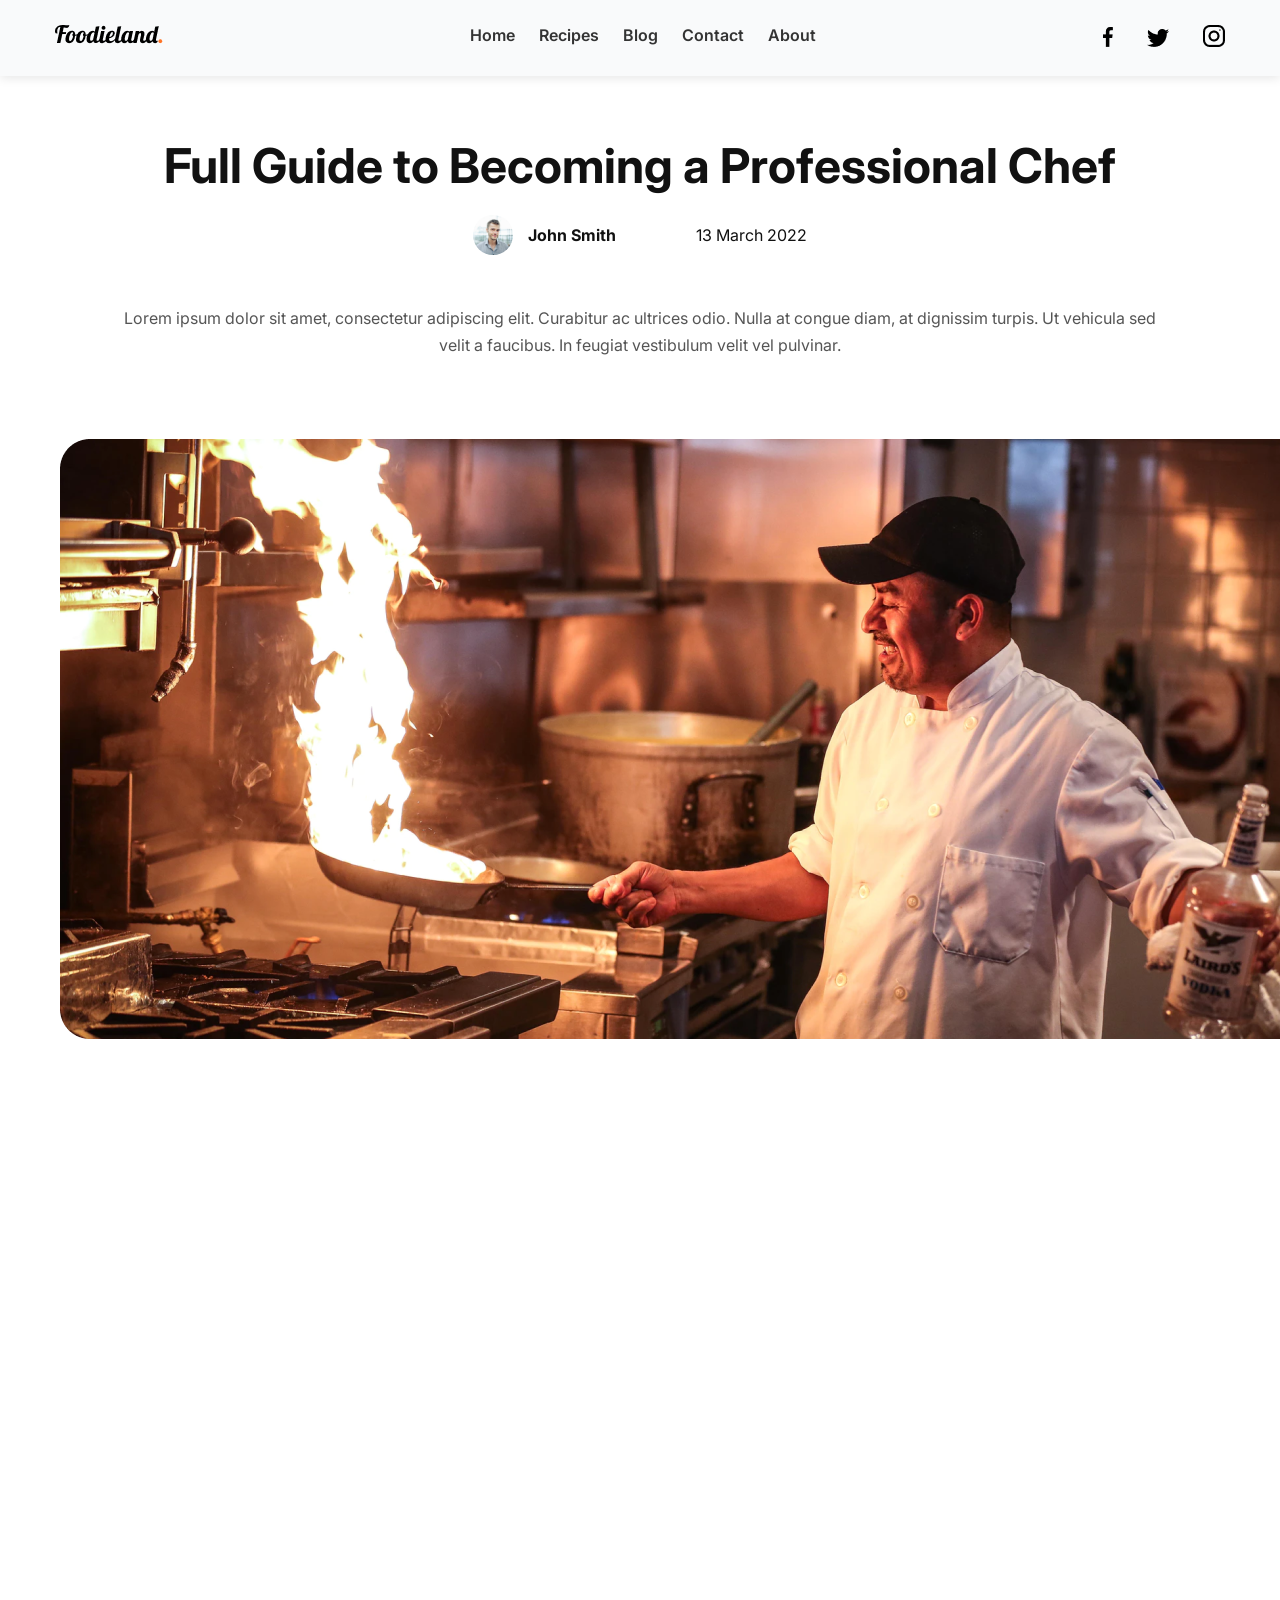
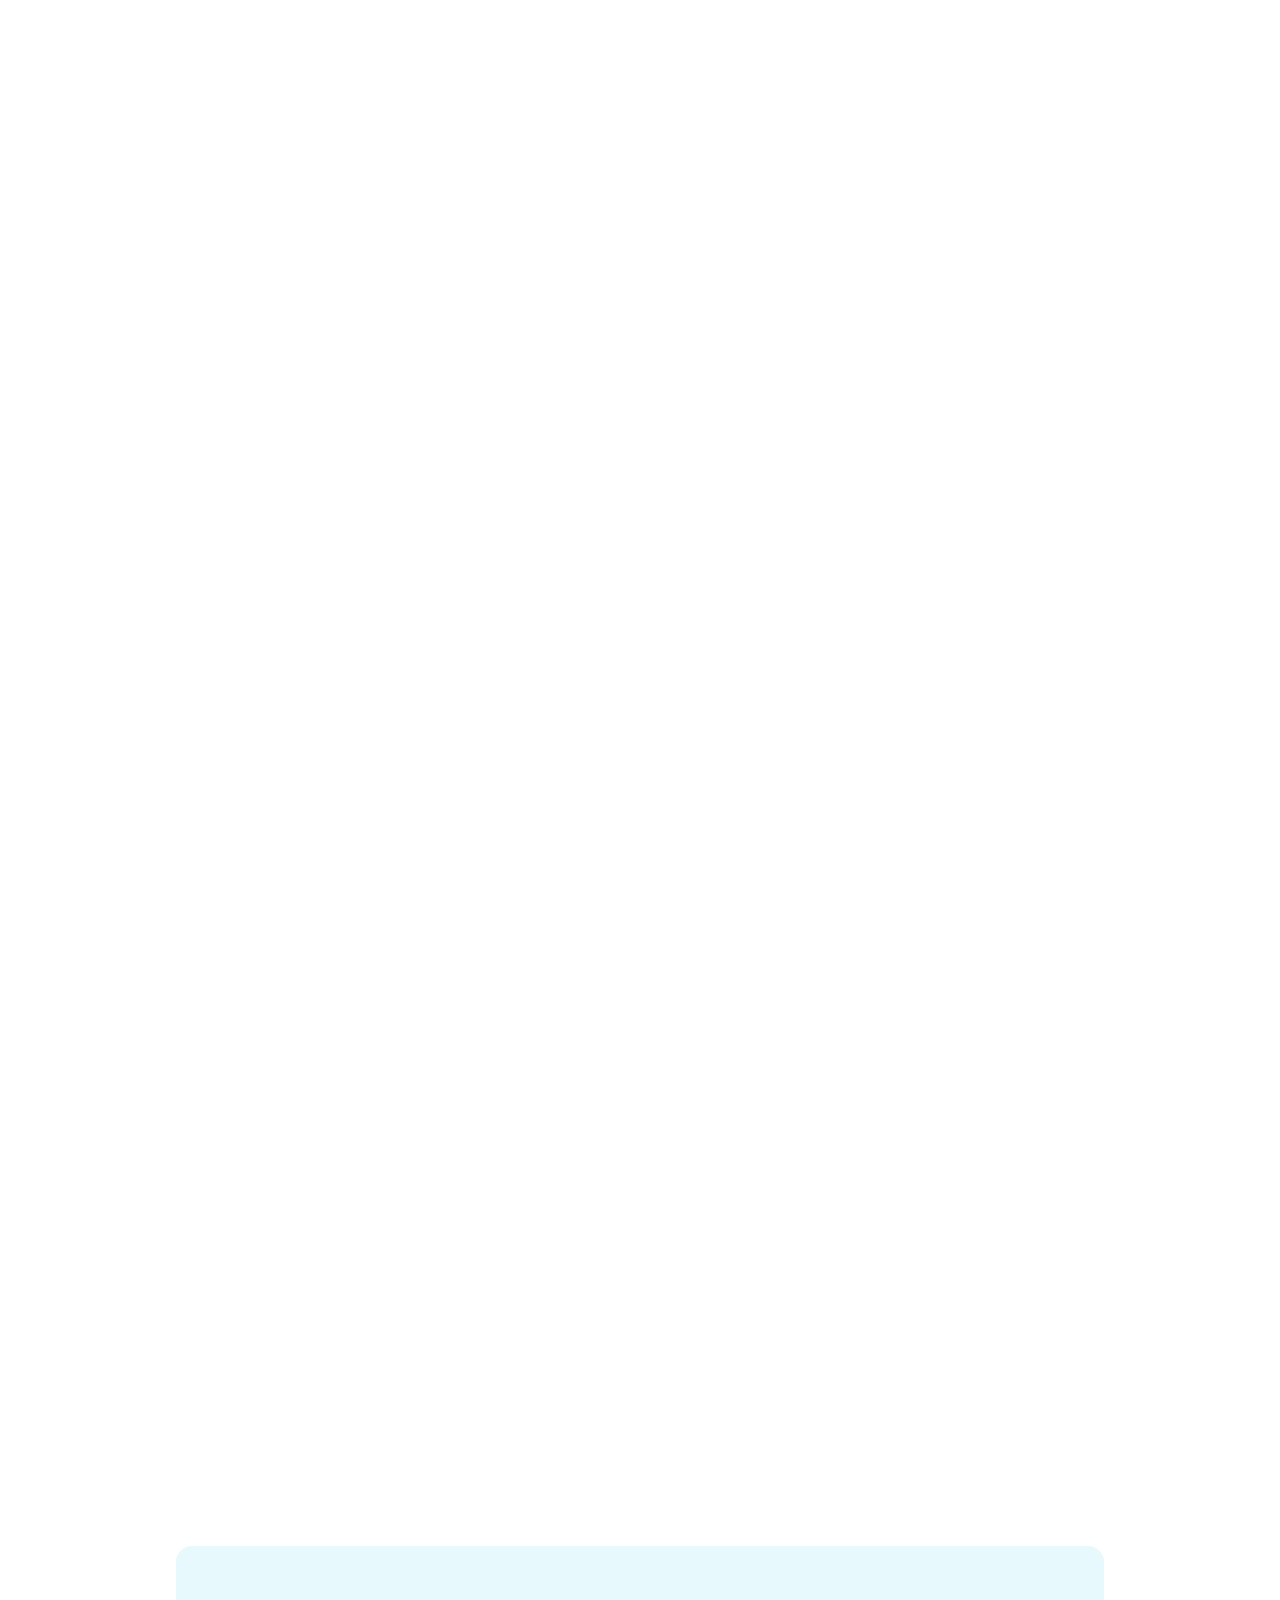
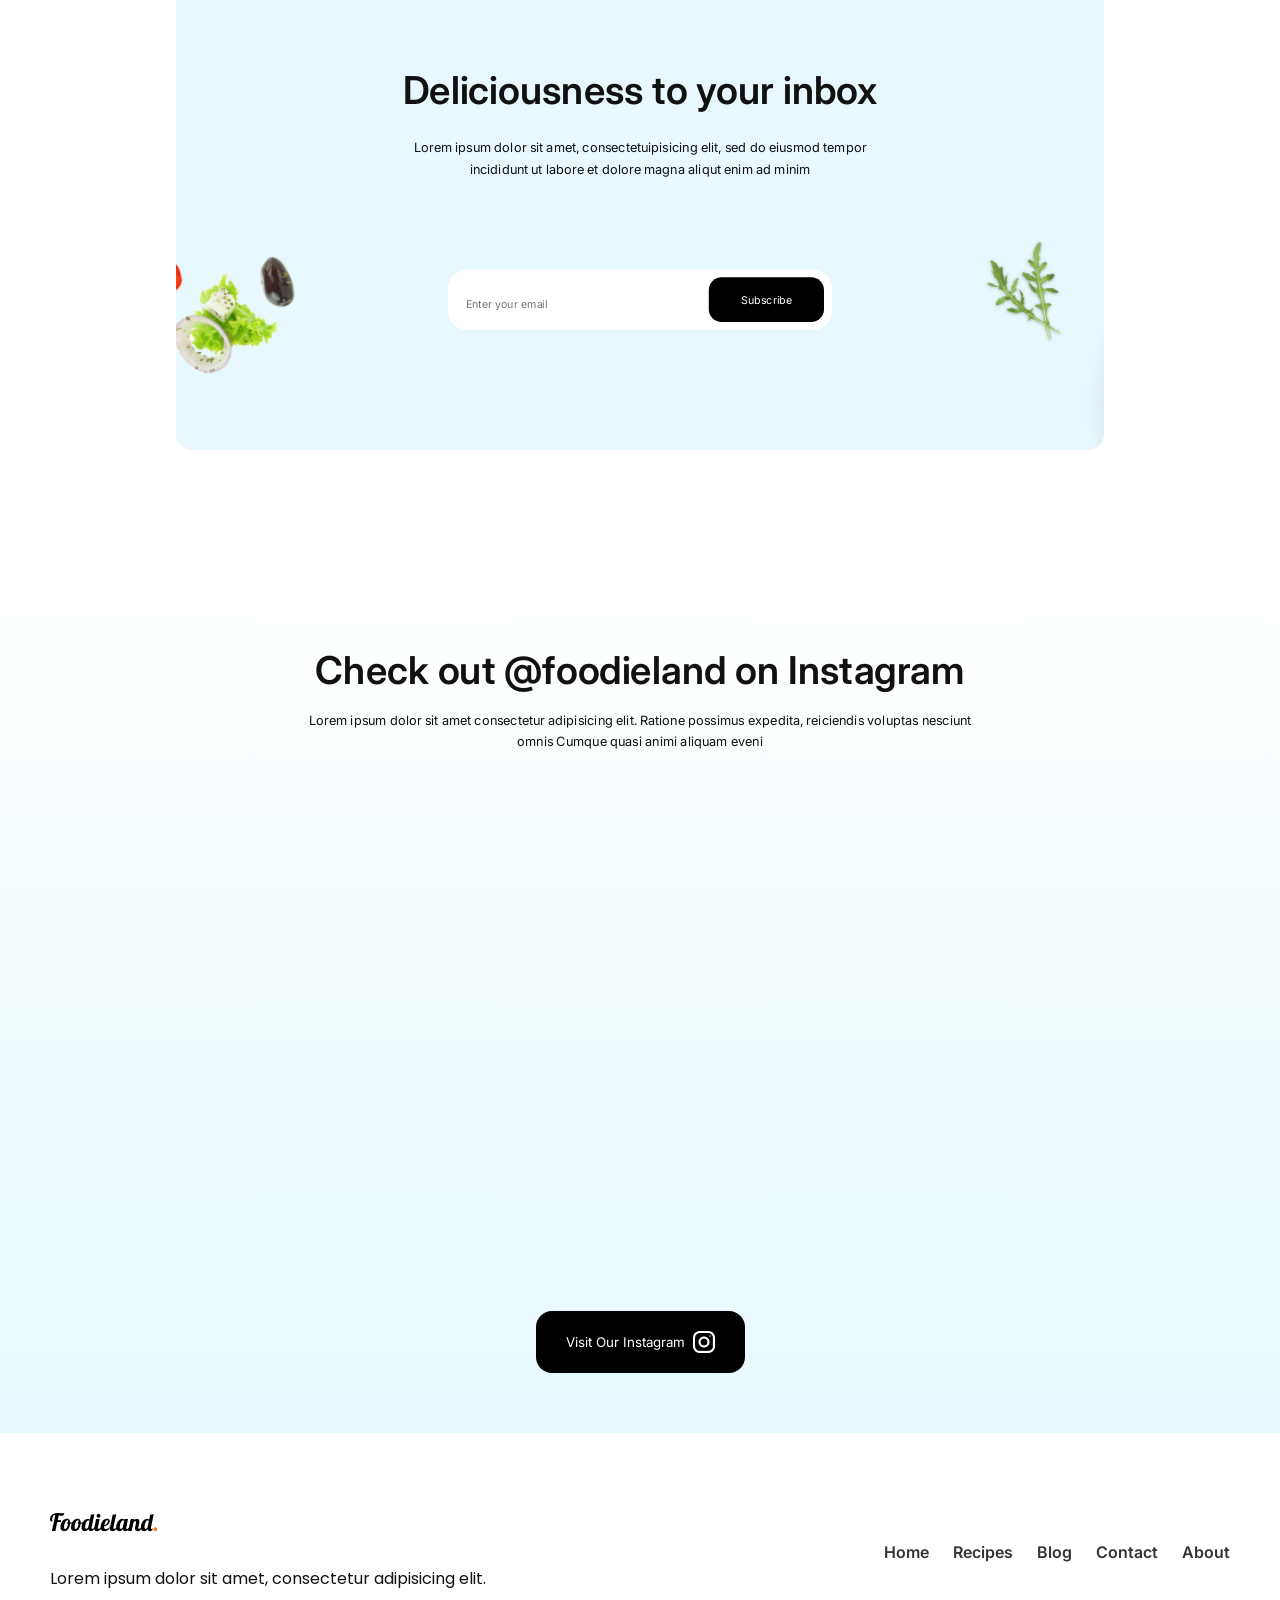
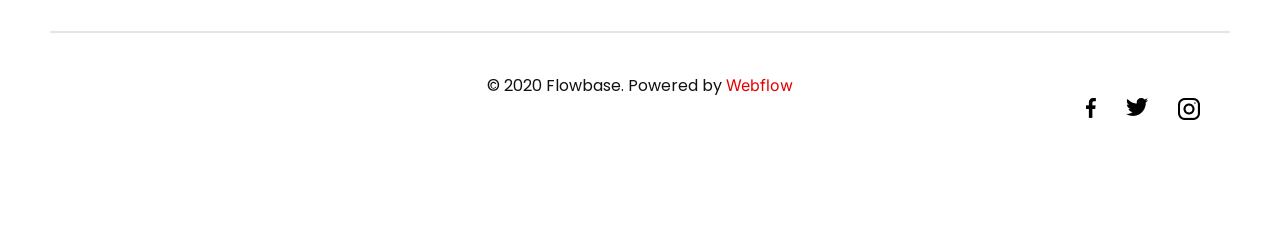
<file: blog-post.html>
<!DOCTYPE html>
<html lang="en">
    <head>
        <meta charset="UTF-8">
        <meta name="viewport" content="width=device-width, initial-scale=1.0">
        <title>Blog Post</title>
        <link rel="stylesheet" href="styles.css" />
        <link rel="preconnect" href="https://fonts.googleapis.com">
        <link rel="preconnect" href="https://fonts.gstatic.com" crossorigin>
        <link href="https://fonts.googleapis.com/css2?family=Inter:ital,opsz,wght@0,14..32,100..900;1,14..32,100..900&family=Nunito:ital,wght@0,200..1000;1,200..1000&family=Poppins:ital,wght@0,100;0,200;0,300;0,400;0,500;0,600;0,700;0,800;0,900;1,100;1,200;1,300;1,400;1,500;1,600;1,700;1,800;1,900&display=swap" rel="stylesheet">
    </head>
    <body>

    <!-- NAV -->
    <header class="navbar">
        <div class="logo" >
            <a href="index.html"><img src="images/nav-images/Foodieland.png" alt="logo" /></a>
        </div>
        <nav>
        <a href="index.html">Home</a>
        <a href="#recipes">Recipes</a>
        <a href="blog-post.html">Blog</a>
        <a href="contact-page.html">Contact</a>
        <a href="#about">About</a>
        </nav>
        <div class="social-links">
            <a href="#"><img src="images/nav-images/facebook.png" alt="facebook" /></a>
            <a href="#"><img src="images/nav-images/003-twitter.png" alt="twitter" /></a>
            <a href="#"><img src="images/nav-images/004-instagram.png" alt="instagram" /></a>
        </div>
    </header>

    <!-- BLOG HEADER -->
    <section class="blog-header">
        <h1>Full Guide to Becoming a Professional Chef</h1>

        <div class="author">
            <img src="images/hero-images/profile.png" />
            <div class="author-profile-text">
                <p>John Smith</p>
                <span>13 March 2022</span>
            </div>
        </div>

        <p class="intro">
        Lorem ipsum dolor sit amet, consectetur adipiscing elit. Curabitur ac ultrices odio. Nulla at congue diam, at dignissim turpis. Ut vehicula sed velit a faucibus. In feugiat vestibulum velit vel pulvinar.
        </p>

        <img class="blog-hero-img" src="images/blog-img2.png">
    </section>

    <!-- BLOG CONTENT -->
    <section class="blog-content">
        <div>
            <h3>How did you start out in the food industry?</h3>
            <p>Lorem ipsum dolor sit amet, consectetur adipiscing elit. Curabitur ac ultrices odio. Nulla at congue diam, at dignissim turpis. Ut vehicula sed velit a faucibus. In feugiat vestibulum velit vel pulvinar. Fusce id mollis ex. Praesent feugiat elementum ex ut suscipit.</p>

            <h3>What do you like most about your job?</h3>
            <p>Lorem ipsum dolor sit amet, consectetur adipiscing elit. Curabitur ac ultrices odio. Nulla at congue diam, at dignissim turpis. Ut vehicula sed velit a faucibus. In feugiat vestibulum velit vel pulvinar. Fusce id mollis ex. Praesent feugiat elementum ex ut suscipit.</p>

            <h3>Do you cook at home on your days off?</h3>
            <img class="content-img" src="images/blog-img.png">
            <p>Lorem ipsum dolor sit amet, consectetur adipiscing elit. Curabitur ac ultrices odio. Nulla at congue diam, at dignissim turpis. Ut vehicula sed velit a faucibus. In feugiat vestibulum velit vel pulvinar. Fusce id mollis ex. Praesent feugiat elementum ex ut suscipit.</p>

            <h3>What would your advice be to young people looking to get their foot in the door?</h3>
            <p>Lorem ipsum dolor sit amet, consectetur adipiscing elit. Curabitur ac ultrices odio. Nulla at congue diam, at dignissim turpis. Ut vehicula sed velit a faucibus. In feugiat vestibulum velit vel pulvinar. Fusce id mollis ex. Praesent feugiat elementum ex ut suscipit.</p>

            <!-- QUOTE -->
            <blockquote>
                “Lorem ipsum dolor sit amet, consectetur adipiscing elit. Curabitur ac ultrices odio.”
            </blockquote>

            <h3>What is the biggest misconception that people have about being a professional chef?</h3>
            <p>Lorem ipsum dolor sit amet, consectetur adipiscing elit. Curabitur ac ultrices odio. Nulla at congue diam, at dignissim turpis. Ut vehicula sed velit a faucibus. In feugiat vestibulum velit vel pulvinar. Fusce id mollis ex. Praesent feugiat elementum ex ut suscipit.</p>
        </div>

        <div class="blog-social-icons">
            <p class="share">SHARE ON THIS:</p>
            <img src="images/nav-images/facebook.png">
            <img src="images/nav-images/003-twitter.png">
            <img src="images/nav-images/004-instagram.png">
        </div>

    </section>

    <!-- NEWSLETTER -->
    <section class="newsletter">
        <div class="news-header">
            <h3>Deliciousness to your inbox</h3>
            <p>Lorem ipsum dolor sit amet, consectetuipisicing elit, sed do eiusmod tempor incididunt ut labore et dolore magna aliqut enim ad minim</p>
        </div>
        <div class="subscribe">
            <input type="email" placeholder="Enter your email">
            <button>Subscribe</button>
        </div>
    </section>

    <!-- INSTAGRAM SECTION -->
    <section id="about" class="instagram">
        <div class="insta-header">
            <h3>Check out @foodieland on Instagram</h3>
            <p>Lorem ipsum dolor sit amet consectetur adipisicing elit. Ratione possimus expedita, reiciendis voluptas nesciunt omnis Cumque quasi animi aliquam eveni</p>
        </div>  

        <div class="insta-grid">
            <img src="images/insta-post/Post-1.png">

            <img src="images/insta-post/Post-2.png">

            <img src="images/insta-post/Post-3.png">

            <img src="images/insta-post/Post-4.png">
        </div>

        <button class="dark-btn">
            Visit Our Instagram
            <img src="images/insta-post/insta-icon.png" />
        </button>
    </section>

    <!-- FOOTER -->
    <footer class="footer">
        <div class="footer-up">
            <div class="footer-logo" >
            <a href="index.html"><img src="images/nav-images/Foodieland.png" alt="logo" /></a>
            <p>Lorem ipsum dolor sit amet, consectetur adipisicing elit.</p>
            </div>
            <nav>
                <a href="index.html">Home</a>
                <a href="#about">Recipes</a>
                <a href="blog-post.html">Blog</a>
                <a href="contact-page.html">Contact</a>
                <a href="#about">About</a>
            </nav>
        </div>
        
        <hr>

        <p>© 2020 Flowbase. Powered by <span>Webflow</span></p>
        <div class="footer-social-links">
            <a href="#"><img src="images/nav-images/facebook.png" alt="facebook" /></a>
            <a href="#"><img src="images/nav-images/003-twitter.png" alt="twitter" /></a>
            <a href="#"><img src="images/nav-images/004-instagram.png" alt="instagram" /></a>
        </div>
    </footer>

    </body>
</html>
</file>
<file: styles.css>
* {
    margin: 0;
    padding: 0;
    box-sizing: border-box;
    font-family: 'inter', sans-serif;
}

body {
    background: white;
    color: #111;
}

/* NAVBAR */
.navbar {
    display: flex;
    justify-content: space-between;
    padding: 20px 60px;
    background: #f9fafb;
    padding: 25px;
    box-shadow: 0 2px 10px rgba(0,0,0,0.1);
    position: sticky;
    z-index: 100;
    top: 0;
    left: 0;
}

.logo {
    margin-left:30px
}

.navbar nav a {
    margin-left: 20px;
    text-decoration: none;
    color: #333;
    font-weight: 600;
    transition: all 0.3s ease;
}

.social-links a {
    margin-right: 30px;
}

.navbar nav a:hover {
    color: #0061fe;
} 


/* HERO */
.hero {
    position: relative;
    height: 80vh;
    display: flex;
    align-items: center;
    justify-content: space-between;
    padding: 0 0 0 60px;
    background: #e7fafe;
    border-radius: 50px;
    margin: 50px 50px;
    gap: 40px;
    opacity: 0;
    transform: translateY(100px);
    animation: fadeSlide 0.8s ease forwards;
}

@keyframes fadeSlide {
    to {
        opacity: 1;
        transform: translateY(0);
    }
}

.hero-image .hero-img {
    position: relative;
    width: 50vw;
    height: 80vh;
    border-radius: 20px;
}

.badge {
    position: absolute;
    left: auto;
    right: 20px;
    top: 20px;
}


.hero-text  h1{
    font-size: clamp(2rem, 5vw, 4rem);
    margin: 15px 0;
    transform: scale(0.6);
    animation: zoomIn 1.5s ease forwards;
}

@keyframes zoomIn {
    to {
        opacity: 1;
        transform: scale(1);
    }
}



.hero-text p {
    line-height: 1.7;
}

.hot-recipe {
    background: #fff;
    padding: 8px 10px;
    border-radius: 20px;
    width: 150px;
    display: flex;
    justify-content: center;
    align-items: center;
    gap: 5px;
}

.hot-recipe img {
    width: 20px;
    height: 20px;
}

.hot-recipe span {
    color: #333;
    font-size: 14px;
    font-weight: 600; 
}

.hero-icon div {
    background-color: rgba(0, 0, 0, 0.05);
    display: flex;
    justify-content: center;
    align-items: center;
    gap: 5px;
    padding: 8px 10px;
    border-radius: 30px;
}

.hero-icon {
    margin: 30px 0;
    display: flex;
    gap: 20px;
}

.profile-btn {
    display: flex;
    justify-content: space-between;
    align-items: center;
}



.profile {
    display: flex;
    align-items: center;
    gap: 8px;
}

.profile-text p {
    font-weight: 600;
}

.profile img {
    width: 50px;
    border-radius: 50%;
    z-index: 10;
}

.hero button {
    margin-top: 20px;
    padding: 20px 30px;
    border: none;
    background: black;
    color: white;
    border-radius: 16px;
    cursor: pointer;
    display: flex;
    justify-content: center;
    align-items: center;
    gap: 8px;
    transition: all 0.3s ease;
}

button:hover {
    opacity: 0.6;
    transform: scale(1.03);
}



/* CATEGORIES */
.categories {
    padding: 40px 60px;
    margin: 80px 0;
}

.cat-head {
    display: flex;
    align-items: center;
    justify-content: space-between;
    opacity: 0;
    transform: translateX(-300px);
    animation: slideLeft 1.5s ease forwards;
    animation-timeline: view();
    animation-range: entry 0% cover 40%; 
}

@keyframes slideLeft {
    to {
        opacity: 1;
        transform: translateX(0);
    }
}


.cat-head h3 {
    font-size: 3rem;
    font-weigth: 600;
}

.cat-head button {
    padding: 20px 20px;
    border-radius: 16px;
    background-color: #e7fafe;
    font-size: 1rem;
    font-weight: 600;
    border: none;
    transition: all 0.3s ease;
}

.category-list {
    display: flex;
    gap: 35px;
    margin-top: 80px;
    justify-content: center;
    transform: scale(0.8);
    animation: zoomIn 1.5s ease forwards;
    animation-timeline: view();
    animation-range: entry 0% cover 40%; 
}

.cat {
    display: flex;
    flex-direction: column;
    align-items: center;
    text-align: center;
    padding: 10px 30px;
    border-radius: 30px;
    box-shadow: 0 2px 6px rgba(0,0,0,0.08);
    transition: all 0.3s ease;
}

.cat:hover {
    transform: translateY(-8px);
    box-shadow: 0 5px 16px rgba(0,0,0,0.08);
    opacity: 0.6;
}

.cat img {
    width: 100px;
}

.cat.breakfast {
    background: linear-gradient(to bottom, #ffffff 30%, #708266 100% );
}

.cat.vegan {
    background: linear-gradient(to bottom, #ffffff 30%, #6cc63f 100% );
}

.cat.meat {
    background: linear-gradient(to bottom, #ffffff 30%, #cc2618 100% );
}

.cat.dessert {
    background: linear-gradient(to bottom, #ffffff 30%, #f09e00 100% );
}

.cat.lunch {
    background: linear-gradient(to bottom, #ffffff 30%, #000000 100% );
    color: #fff;
}

.cat.chocolate {
    background: linear-gradient(to bottom, #ffffff 30%, #000000 100% );
    color: #fff;
}

.cat-text {
    margin: 35px 0 30px 0;
    font-size: 18px;
    font-weight: 600;
}

/* RECIPES */
.recipes {
    padding: 40px 60px;
}

.recipe-heading {
    text-align: center;
    margin-bottom: 30px;
    transform: scale(0.6);
    animation: zoomIn 1.5s ease forwards;
    animation-timeline: view();
    animation-range: entry 0% cover 40%; 
}

@keyframes slideRight {
    to {
        opacity: 1;
        transform: translateX(0);
    }
}


.recipe-heading h3 {
    font-size: 3rem;
    font-weight: 600;
    margin-bottom: 40px;
}

.recipe-heading p { 
    font-size: 1rem;
    font-weight: 400;
    width: 706px;
    margin: 0 auto;
    line-height: 1.7;
}

.grid {
    display: grid;
    grid-template-columns: repeat(3, 1fr);
    gap: 30px;
    margin-top: 20px;
    padding: 80px;
    align-items: center;
    place-items: center; 
    opacity: 0;
    transform: translateY(200px) scale(1);
    animation: fadeSlide 0.8s ease forwards;
    animation-timeline: view();
    animation-range: entry 0% cover 40%; 
}

.card {
    position: relative;
    background: linear-gradient(to bottom, #ffffff 0%, #e7f9fd 100% );
    border-radius: 30px;
    overflow: hidden;
    width: 400px;
    height: 434px;
    box-shadow: 0 10px 30px rgba(0,0,0,0.08);
    transition: all 0.3s ease;
}

.card:hover {
    transform: translateY(0) scale(1.05);
    box-shadow: 0 15px 40px rgba(0,0,0,0.1);
}

.card.ads {
    background: none;
    border-radius: 0px;
}

.card.ads img {
    height: 100%;
}

.heart-container {
    display: flex;
    position: absolute;
    top: 25px;
    right: 20px;
    padding: 8px;
    background-color: #fff;
    border-radius: 50%;
    align-items: center;
    justify-content: center;
    box-shadow: 0 4px 10px rgba(0,0,0,0.18);
    width: 40px;
    transition: all 0.2s ease;
}

.heart-container:hover {
    transform: scale(1.15)
}

.heart-container img {
    width: 40px;
}

.card-img {
    width: 100%;
    height: 250px;
    object-fit: cover;
}

.card h4 {
    margin: 20px 20px;
    font-size: 1.5rem;
    font-weight: 600;
}

.card-icon, .small-card-icon {
    margin: 20px 20px;
    display: flex;
    gap: 20px;

}

.card-icon div, .small-card-icon div {
    display: flex;
    justify-content: center;
    align-items: center;
    gap: 5px;
    border-radius: 30px;
    font-size: 14px
}

/* CHEF */
.chef {
    display: flex;
    align-items: center;
    justify-content: space-between;
    padding: 90px;
    background: white;
    height: 80vh;
    margin-bottom: 50px;
    transform: scale(0.6);
    animation: zoomIn 1.5s ease forwards;
    animation-timeline: view();
    animation-range: entry 0% cover 40%; 
}

.chef img {
    width: 50%;
    border-radius: 20px;
}

.chef-text {
    margin-right: 50px;
}

.chef-text h2 {
    font-size: 3rem;
    font-weight: 600;
    margin-bottom: 30px;
}

.chef-text p {
    line-height: 1.7;
}

.chef button {
    margin-top: 60px;
    padding: 20px 30px;
    border: none;
    background: black;
    color: white;
    border-radius: 16px;
    cursor: pointer;
    transition: all 0.3s ease;
}

/* INSTAGRAM */
.instagram {
    padding: 60px;
    background: linear-gradient(to bottom, #ffffff 0%, #e7f9fd 100% );
    text-align: center;
}

.insta-header {
    text-align: center;
    transform: scale(0.8);
    animation: zoomIn 1.5s ease forwards;
    animation-timeline: view();
    animation-range: entry 0% cover 40%; 
} 

.insta-header h3 {
    font-size: 3rem;
    font-weight: 600;
    margin-bottom: 20px;
}

.insta-header p {
    max-width: 840px;
    margin: 0 auto;
    line-height: 1.7;
}

.insta-grid {
    display: flex;
    align-items: center;
    justify-content: center;
    gap: 30px;
    margin: 50px 0;
}

.insta-grid img {
    width: 290px;
    height: 445.44px;
    box-shadow: 0 10px 30px rgba(0,0,0,0.08);
    transition: all 0.3s ease;
    opacity: 0;
    transform: translateX(-300px);
    animation: slideLeft 1.5s ease forwards;
    animation-timeline: view();
    animation-range: entry 0% cover 40%; 
}

.insta-grid img:hover {
    transform: scale(1.05);
}

.dark-btn {
    margin: 0 auto;
    padding: 20px 30px;
    border: none;
    background: black;
    color: white;
    border-radius: 16px;
    cursor: pointer;
    display: flex;
    justify-content: center;
    align-items: center;
    gap: 8px; 
}




/* MORE RECIPES */
.more-recipes {
    padding: 90px;
    margin: 40px auto;
}

.more-recipe-header {
    display: flex;
    gap: 50px;
    justify-content: space-between;
    align-items: center;
    opacity: 0;
    transform: translateX(-300px);
    animation: slideLeft 1.5s ease forwards;
    animation-timeline: view();
    animation-range: entry 0% cover 40%; 
}

.more-recipe-header h3 {
    font-size: 3rem;
    font-weight: 600;
}

.more-recipe-header p{
    line-height: 1.7;
}


.small-grid {
    grid-template-columns: repeat(4, 1fr);
    align-items: center;
    place-items: center;
    opacity: 0;
    transform: translateY(200px);
    animation: fadeSlide 0.8s ease forwards;
    animation-timeline: view();
    animation-range: entry 0% cover 40%; 
}

.card-small {
    position: relative;
    max-width: 290px;
    height: 316px;
    background-color: #fff;
    border-radius: 30px;
    overflow: hidden;
    box-shadow: 0 10px 30px rgba(0,0,0,0.08);
    transition: all 0.3s ease;
}

.card-small:hover {
    transform: translateY(0) scale(1.05);
    box-shadow: 0 15px 40px rgba(0,0,0,0.1);
}


.small-img {
    width: 100%;
    height: 200px;
    border-radius: 30px;
    object-fit: cover;
}

.card-small h4 {
    margin: 10px 10px 10px 10px;
    font-size: 1.125rem;
    font-weight: 600;
}

.small-card-icon {
    margin-left: 0;
    margin: 20px 10px 10px 10px
}




/* NEWSLETTER */
.newsletter {
    height: 70vh ;
    margin: 60px;
    padding: 40px;
    background-image: url("images/contact-bg.png");
    background-size: cover;
    background-position: center;
    background-repeat: no-repeat;
    border-radius: 20px;
    text-align: center;
    display: flex;
    flex-direction: column;
    justify-content: space-evenly;
    transform: scale(0.8);
    animation: zoomIn 1.5s ease forwards;
    animation-timeline: view();
    animation-range: entry 0% cover 40%; 
}


.newsletter h3 {
    font-size: 3rem;
    font-weight: 600;
    margin-bottom: 30px;
}

.newsletter p {
    max-width: 620px;
    margin: 0 auto;
    line-height: 1.7;
}

.subscribe {
    margin-top: 20px;
    display: flex;
    justify-content: center;
    background-color: white;
    padding: 10px;
    max-width: 480px;
    max-height: 80px;
    border-radius: 24px;
    margin: 0 auto;
}   

.subscribe input {
    padding: 12px;
    border: none;
    width: 480px;
    max-height: 60px;
}

.subscribe button {
    padding: 20px 40px;
    border: none;
    background: black;
    color: white;
    border-radius: 16px;
    transition: all 0.3s ease;
}

/* FOOTER */
.footer {
    padding: 0 50px;
    background: white;
    margin-top: 80px;
    height: 35vh;
}

.footer-up {
    display: flex;
    justify-content: space-between;
    align-items: center;
}

.footer-up p {
    margin-top: 30px;
}

.footer nav a {
    margin-left: 20px;
    text-decoration: none;
    color: #333;
    font-weight: 600;
    transition: all 0.3s ease;
}

.footer-social-links {
    display: flex;
    align-items: right;
    justify-content: flex-end;
}

.footer-social-links a {
    margin-right: 30px;
}

.footer nav a:hover {
    color: #0061fe;
}

.footer p {
    font-family: "Poppins", sans;
    text-align: center;
}

.footer p span {
    color: #e50000;
}

.footer hr {
    margin: 40px 0;
    border: 1px solid rgba(0, 0, 0, 0.1);
}


/* HEADER */
.blog-header {
    padding: 60px;
    margin: auto;
    text-align: center;
}

.blog-header h1 {
    font-size: 3rem;
    font-weight: 600px;
    margin-bottom: 20px;
    opacity: 0;
    transform: translateY(-200px);
    animation: fadeSlide 1s ease forwards;
}

.author {
    display: flex;
    justify-content: center;
    align-items: center;
    gap: 15px;
}

.author img {
    width: 40px;
    border-radius: 50%;
}

.author-profile-text {
    display: flex;
    gap: 80px;
}

.author-profile-text p{
    font-weight: bold;
}

.intro {
    margin: 50px auto;
    color: #555;
    max-width: 1059px;
    line-height: 1.7;
}

.blog-hero-img {
    width: 1280px;
    height: 600px;
    border-radius: 20px;
    margin-top: 30px;
    transform: scale(0.8);
    animation: zoomIn 1.5s ease forwards;
}

/* CONTENT */
.blog-content {
    max-width: 1000px;
    margin: 60px auto;
    display: flex;
}

.blog-social-icons {
    display: flex;
    flex-direction: column;
    align-items: center;
    text-align: center;
    gap: 30px;
    margin-left: 80px;
    font-size: 17px;
    font-weight: 600;
}

.blog-social-icons .share {
    min-width: 141px;
    margin: 0 auto;
}

.blog-content h3 {
    font-size: 1.5rem;
    font-weight: 600;
    margin-top: 30px;
    margin-bottom: 30px;
}

.blog-content p {
    margin-top: 10px;
    line-height: 1.7;
    margin-bottom: 80px;
    color: #444;
    font-size: 1rem;
}

.blog-content p, 
.blog-content h3, 
.blog-content img, 
blockquote  {
    opacity: 0;
    transform: translateY(200px);
    animation: fadeSlide 0.8s ease forwards;
    animation-timeline: view();
    animation-range: entry 0% cover 40%; 
}

.content-img {
    width: 840px;
    max-height: 400px;
    border-radius: 15px;
    margin: 20px 0;
}

/* QUOTE */
blockquote {
    margin: 30px 0;
    padding: 30px;
    background: linear-gradient(to left, #ffffff 0%, #eee 100% );
    border-top:1px solid #ddd;
    border-bottom:1px solid #ddd;
    font-style: italic;
    font-size: 2.25rem;
    font-weight: 500;
    line-height: 1.7;
}

.contact {
    padding: 40px;
    text-align: center;
    margin-bottom: 90px;
}

.contact h1 {
    font-size: 3rem;
    font-weight: 600;
    margin-bottom: 40px;
}

.contact-wrapper {
    display: flex;
    gap: 40px;
    justify-content: center;
}

/* LEFT IMAGE */
.contact-image {
    width: 400px;
    height: 472px;
    opacity: 0;
    transform: translateX(-300px);
    animation: slideLeft 1.5s ease forwards;
}

/* FORM */
.contact-form {
    max-width: 840px;
    width: 100%;
    transform: translateX(300px);
    animation: slideRight 1.5s ease forwards;
}

.row {
    display: flex;
    gap: 20px;
    margin-bottom: 30px;
    text-align: left;
}

label {
    font-size: 0.750rem;
    color: rgba(0, 0, 0, 0.6);
    margin-bottom: 10px;
}

input, textarea, select {
    padding: 12px;
    border: 1px solid #ddd;
    border-radius: 10px;
    outline: none;
    margin-top: 10px;
}

input, select {
    width: 400px;
}



.message {
    display:flex;
    flex-direction: column;
    margin-top: 60px;
    text-align: left
}

textarea {
    width: 100%;
    height: 200px;
    margin-bottom: 15px;
}

.contact-form button {;
    padding: 20px 60px;
    border: none;
    background: black;
    color: white;
    border-radius: 16px;
    cursor: pointer;
    display: flex;
    margin-top: 30px;
    transition: all 0.3s ease;
}

.more-reci-contact {
    text-align: center;
    font-size: 36px;
    font-weight: 600;
    transform: scale(0.6);
    animation: zoomIn 1.5s ease forwards;
    animation-timeline: view();
    animation-range: entry 0% cover 40%;
}

/* =========================
    RESPONSIVE DESIGN SYSTEM
========================= */

/* TABLET (≤ 1024px) */
@media (max-width: 1024px) {

    .navbar {
        padding: 20px;
    }

    .hero {
        flex-direction: column;
        height: auto;
        padding: 30px;
    }

    .hero-image .hero-img {
        width: 100%;
        height: auto;
    }

    .badge {
        width: 60px;
    }

    .grid {
        grid-template-columns: repeat(2, 1fr);
        padding: 20px;
    }

    .small-grid {
        grid-template-columns: repeat(2, 1fr);
    }

    .insta-grid {
        flex-wrap: wrap;
    }

    .chef {
        flex-direction: column;
        height: auto;
        text-align: center;
    }

    .chef img {
        width: 100%;
        margin-top: 20px;
    }

    .more-recipe-header {
        flex-direction: column;
        text-align: center;
    }

    .contact-wrapper {
        flex-direction: column;
        align-items: center;
    }

    .row {
        flex-direction: column;
    }

    input, select {
        width: 100%;
    }

    .blog-hero-img {
        width: 100%;
        height: auto;
    }


    .blog-content {
        flex-direction: column;
        padding: 20px;
    }

    .content-img {
        width: 100%;
    }
    
    .blog-social-icons {
        margin: auto;
    }
}


/* MOBILE (≤ 768px) */
@media (max-width: 768px) {

  /* GLOBAL */
    body {
        overflow-x: hidden;
    }

    h1 { font-size: 2rem !important; }
    h2 { font-size: 1.75rem !important; }
    h3 { font-size: 1.5rem !important; }

    /* NAVBAR */
    .navbar {
        flex-direction: column;
        gap: 15px;
        text-align: center;
    }

    .navbar nav {
        display: flex;
        flex-wrap: wrap;
        justify-content: center;
        gap: 10px;
    }

    .social-links {
        display: none;
    }

    /* HERO */
    .hero {
        margin: 20px;
        padding: 20px;
        border-radius: 20px;
    }

    .hero-text {
        text-align: center;
    }

    .hero-icon {
        justify-content: center;
    }

    .profile-btn {
        flex-direction: column;
        gap: 15px;
    }

    .hero-image {
        width: 100%;
        margin-top: 20px;
    }

    .badge {
        width: 50px;
    }

    /* CATEGORIES */
    .categories {
        padding: 20px;
    }

    .category-list {
        flex-wrap: wrap;
        gap: 20px;
    }

    .cat {
        width: 45%;
    }

    .cat img {
        width: 70px;
    }

    /* RECIPES */
    .recipes {
        padding: 20px;
    }

    .recipe-heading p {
        width: 100%;
    }

    .grid {
        grid-template-columns: 1fr;
        padding: 0;
    }

    .card {
        width: 100%;
        opacity: 0;
        transform: translateY(200px);
        animation: fadeSlide 0.8s ease forwards;
        animation-timeline: view();
        animation-range: entry 0% cover 40%; 
    }

    /* CHEF */
    .chef {
        padding: 20px;
    }

    .chef-text {
    margin-right: auto;
    }

    .chef-text h2 {
        font-size: 1.75rem;
    }

    /* INSTAGRAM */
    .instagram {
        padding: 20px;
    }

    .insta-grid {
        flex-direction: column;
    }

    .insta-grid img {
        width: 100%;
        height: auto;
    }

    /* MORE RECIPES */
    .more-recipes {
        padding: 20px;
    }

    .small-grid {
        grid-template-columns: 1fr;
    }

    .card-small {
        width: 100%;
        opacity: 0;
        transform: translateY(200px);
        animation: fadeSlide 0.8s ease forwards;
        animation-timeline: view();
        animation-range: entry 0% cover 40%; 
    }

    /* NEWSLETTER */
    .newsletter {
        margin: 20px;
        height: auto;
        padding: 30px;
    }

    .news-header { 
        margin-bottom: 30px;
    }

    .subscribe {
        flex-direction: column;
        gap: 10px;
        background: none;
    }

    .subscribe input {
        width: 100%;
        border-radius: 10px;
    }

    .subscribe button {
        width: 100%;
        padding: 13px 30px;
    }

    /* FOOTER */
    .footer {
        padding: 20px;
        height: auto;
    }

    .footer-up {
        flex-direction: column;
        gap: 20px;
        text-align: center;
    }

    .footer-social-links {
        justify-content: center;
        margin-top: 15px;
    }

    /* BLOG */
    .blog-header h1 {
        transform: scale(0.8);
        animation: zoomIn 1.5s ease forwards;
    }
    
    .blog-hero-img {
        width: 100%;
        height: auto;
        animation-timeline: view();
        animation-range: entry 0% cover 40%; 
    }

    .blog-content {
        flex-direction: column;
        padding: 20px;
    }

    .content-img {
        width: 100%;
    }
    
    .blog-social-icons {
        margin: auto;
    }

    /* CONTACT */
    .contact {
        padding: 20px;
    }

    .contact-image {
        width: 80%;
        height: auto;
    }


    textarea {
        width: 100%;
    }

    .contact-form button {
        margin: auto;
    }

}
</file>
